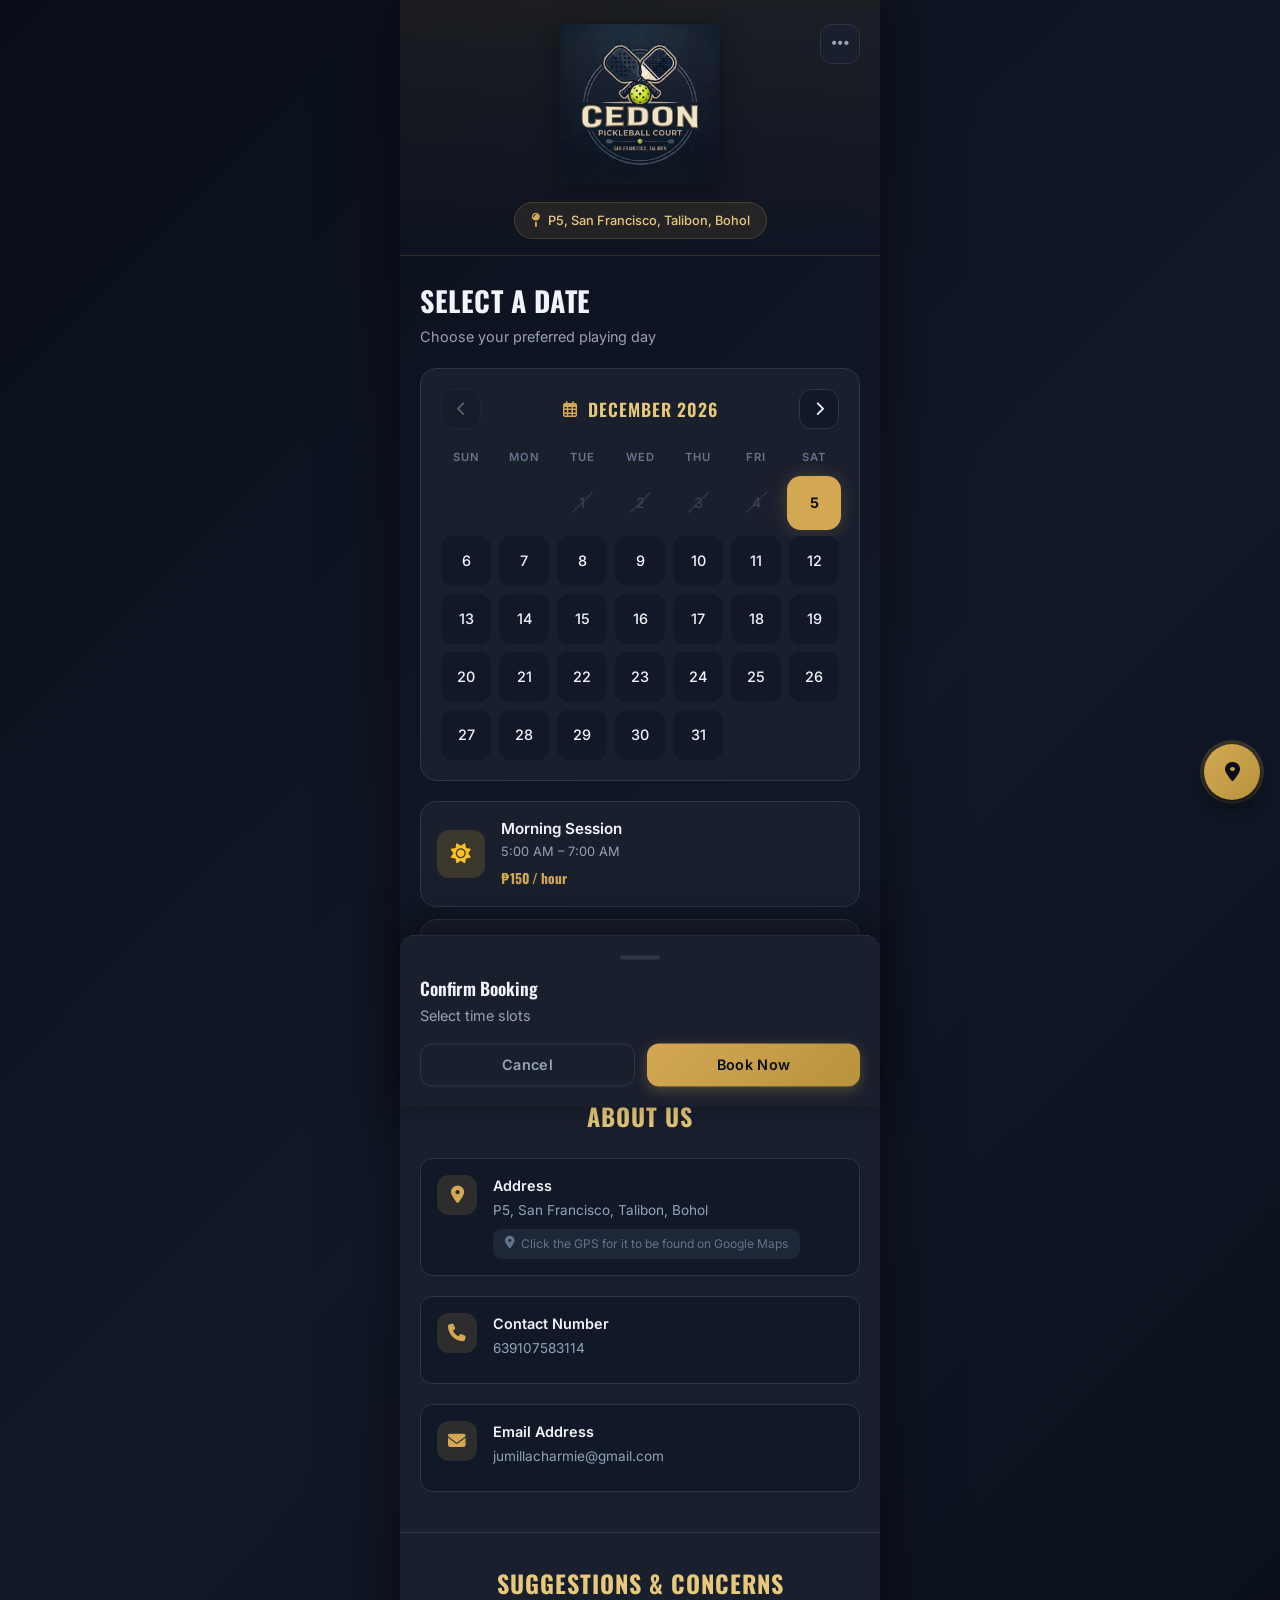
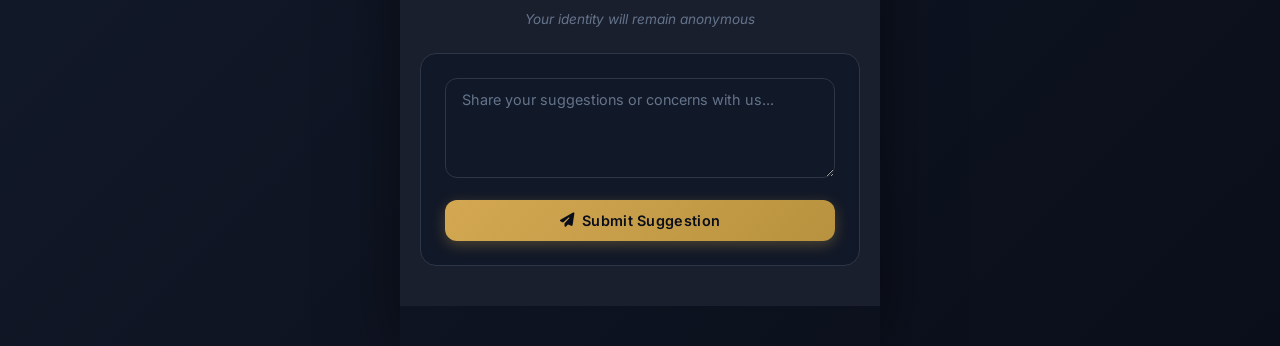
<file: index.html>
<!DOCTYPE html>
<html lang="en">
<head>
    <meta charset="UTF-8">
    <meta name="viewport" content="width=device-width, initial-scale=1.0, maximum-scale=1.0, user-scalable=no">
    <title>Cedon Pickleball Court - Book Now</title>
    <link rel="preconnect" href="https://fonts.googleapis.com">
    <link rel="preconnect" href="https://fonts.gstatic.com" crossorigin>
    <link href="https://fonts.googleapis.com/css2?family=Inter:wght@300;400;500;600;700;800&family=Oswald:wght@400;500;600;700&display=swap" rel="stylesheet">
    <link rel="stylesheet" href="https://cdnjs.cloudflare.com/ajax/libs/font-awesome/6.4.0/css/all.min.css">
    <link rel="stylesheet" href="style.css">
    <style>
        @keyframes gpsPulse {
            0% { box-shadow: 0 0 0 0 rgba(212, 168, 83, 0.7), 0 4px 14px rgba(212, 168, 83, 0.3); }
            70% { box-shadow: 0 0 0 15px rgba(212, 168, 83, 0), 0 4px 14px rgba(212, 168, 83, 0.3); }
            100% { box-shadow: 0 0 0 0 rgba(212, 168, 83, 0), 0 4px 14px rgba(212, 168, 83, 0.3); }
        }
        .gps-fab { animation: gpsPulse 5s infinite; }
        .gps-fab .gps-tooltip { display: none !important; }
    </style>
</head>
<body>
    <a href="https://www.google.com/maps/search/?api=1&query=10.160850,124.309307" 
       target="_blank" 
       class="gps-fab" 
       aria-label="Open location in Google Maps">
        <i class="fas fa-location-dot"></i>
    </a>

    <div class="app-container">
        <header class="app-header">
            <div class="header-content">
                <div class="logo-wrapper">
                    <img src="logo.png" alt="Cedon Pickleball Court" class="logo-img">
                </div>
                <div class="location-badge">
                    <i class="fas fa-map-pin"></i>
                    <span>P5, San Francisco, Talibon, Bohol</span>
                </div>
            </div>
            <button id="adminMenuBtn" class="admin-menu-btn">
                <i class="fas fa-ellipsis"></i>
            </button>
        </header>

        <!-- Admin Menu Panel -->
        <div id="adminMenuPanel" class="admin-menu-panel">
            <div class="admin-panel-content">
                <div class="admin-profile">
                    <div class="admin-avatar">
                        <i class="fas fa-user"></i>
                    </div>
                    <div class="admin-info">
                        <h3>Admin Panel</h3>
                        <p>Manage bookings and settings</p>
                    </div>
                </div>
                <div class="admin-menu-items">
                    <button id="adminLoginBtn" class="admin-menu-item">
                        <i class="fas fa-lock"></i>
                        <span>Admin Login</span>
                    </button>
                </div>
            </div>
        </div>

        <!-- Admin Login Modal -->
        <div id="adminLoginModal" class="modal">
            <div class="modal-overlay"></div>
            <div class="modal-content">
                <div class="modal-header">
                    <h2>Admin Login</h2>
                    <button class="modal-close"><i class="fas fa-times"></i></button>
                </div>
                <div class="modal-body">
                    <div class="form-group">
                        <label>Username</label>
                        <input type="text" id="adminUsername" placeholder="Enter username">
                    </div>
                    <div class="form-group">
                        <label>Password</label>
                        <input type="password" id="adminPassword" placeholder="Enter password">
                    </div>
                </div>
                <div class="modal-footer">
                    <button id="cancelAdminLogin" class="btn btn-outline btn-lg">Cancel</button>
                    <button id="confirmAdminLogin" class="btn btn-primary btn-lg">Login</button>
                </div>
            </div>
        </div>

        <!-- Admin Dashboard Modal -->
        <div id="adminDashboardModal" class="modal">
            <div class="modal-overlay"></div>
            <div class="modal-content admin-dashboard">
                <div class="modal-header">
                    <h2>Admin Dashboard</h2>
                    <button class="modal-close"><i class="fas fa-times"></i></button>
                </div>
                <div class="modal-body">
                    <div class="admin-nav">
                        <button class="admin-nav-btn active" data-tab="bookings">
                            <i class="fas fa-calendar"></i> Bookings
                        </button>
                        <button class="admin-nav-btn" data-tab="suggestions">
                            <i class="fas fa-comments"></i> Suggestions
                        </button>
                        <button class="admin-nav-btn" data-tab="settings">
                            <i class="fas fa-cog"></i> Settings
                        </button>
                    </div>

                    <!-- Bookings Tab -->
                    <div id="bookingsTab" class="admin-tab active">
                        <h3>Booked Slots</h3>
                        <div id="bookingsList" class="bookings-list"></div>
                    </div>

                    <!-- Suggestions Tab -->
                    <div id="suggestionsTab" class="admin-tab">
                        <h3>User Suggestions</h3>
                        <div id="suggestionsList" class="suggestions-list"></div>
                    </div>

                    <!-- Settings Tab -->
                    <div id="settingsTab" class="admin-tab">
                        <h3>About Us Information</h3>
                        <div class="form-group">
                            <label>Address</label>
                            <input type="text" id="settingsAddress" placeholder="Enter address">
                        </div>
                        <div class="form-group">
                            <label>Phone Numbers (comma separated)</label>
                            <input type="text" id="settingsPhone" placeholder="Enter phone numbers">
                        </div>
                        <div class="form-group">
                            <label>Email Addresses (comma separated)</label>
                            <input type="text" id="settingsEmail" placeholder="Enter email addresses">
                        </div>
                        <button id="saveSettings" class="btn btn-primary">Save Changes</button>
                    </div>
                </div>
                <div class="modal-footer">
                    <button id="adminLogout" class="btn btn-outline btn-lg">
                        <i class="fas fa-sign-out-alt"></i> Logout
                    </button>
                </div>
            </div>
        </div>

        <section id="calendarView" class="view active">
            <div class="view-header">
                <h1 class="view-title">Select a Date</h1>
                <p class="view-subtitle">Choose your preferred playing day</p>
            </div>

            <div class="calendar-card">
                <div class="calendar-nav">
                    <button id="prevMonth" class="nav-btn" disabled>
                        <i class="fas fa-chevron-left"></i>
                    </button>
                    <div class="month-display">
                        <i class="far fa-calendar-alt"></i>
                        <span id="monthYear">Loading...</span>
                    </div>
                    <button id="nextMonth" class="nav-btn">
                        <i class="fas fa-chevron-right"></i>
                    </button>
                </div>

                <div class="calendar-grid">
                    <div class="day-labels">
                        <span>Sun</span><span>Mon</span><span>Tue</span><span>Wed</span><span>Thu</span><span>Fri</span><span>Sat</span>
                    </div>
                    <div id="daysGrid" class="days-grid"></div>
                </div>
            </div>

            <div class="info-section">
                <div class="info-card">
                    <div class="info-icon morning"><i class="fas fa-sun"></i></div>
                    <div class="info-text">
                        <h3>Morning Session</h3>
                        <p>5:00 AM – 7:00 AM</p>
                        <span class="rate">₱150 / hour</span>
                    </div>
                </div>
                <div class="info-card">
                    <div class="info-icon evening"><i class="fas fa-moon"></i></div>
                    <div class="info-text">
                        <h3>Evening Session</h3>
                        <p>4:00 PM – 12:00 AM</p>
                        <span class="rate">₱200 / hour</span>
                    </div>
                </div>
            </div>
        </section>

        <section id="scheduleView" class="view">
            <div class="view-header schedule-header">
                <button id="backToCalendar" class="back-btn">
                    <i class="fas fa-arrow-left"></i>
                    <span>Back</span>
                </button>
                <div class="schedule-title-group">
                    <h1 class="view-title">Court Schedule</h1>
                    <p id="selectedDateDisplay" class="view-subtitle">Select a date</p>
                </div>
            </div>

            <div class="legend-bar">
                <div class="legend-item"><span class="dot open"></span><span>Open</span></div>
                <div class="legend-item"><span class="dot selected"></span><span>Selected</span></div>
                <div class="legend-item"><span class="dot booked"></span><span>Booked</span></div>
            </div>

            <div class="schedule-card">
                <div class="court-header">
                    <span class="court-label">Court 1</span>
                    <span class="court-status available">Available</span>
                </div>
                <div id="timeSlots" class="time-slots"></div>
            </div>
        </section>

        <div id="bookingPrompt" class="bottom-sheet">
            <div class="sheet-content">
                <div class="sheet-handle"></div>
                <div class="sheet-body">
                    <div class="sheet-info" id="sheetInfo">
                        <h3>Confirm Booking</h3>
                        <p id="promptSlotInfo">Select time slots</p>
                    </div>
                    <div class="sheet-actions">
                        <button id="cancelSelection" class="btn btn-outline">Cancel</button>
                        <button id="confirmBooking" class="btn btn-primary">Book Now</button>
                    </div>
                </div>
            </div>
        </div>

        <div id="recipientInfoModal" class="modal">
            <div class="modal-overlay"></div>
            <div class="modal-content">
                <div class="modal-header">
                    <h2>Recipient Information</h2>
                    <button class="modal-close"><i class="fas fa-times"></i></button>
                </div>
                <div class="modal-body">
                    <p style="color: var(--text-secondary); margin-bottom: 20px;">Please provide your contact information for the booking.</p>
                    <div class="form-group">
                        <label>Full Name</label>
                        <input type="text" id="recipientName" placeholder="Enter your full name" required>
                    </div>
                    <div class="form-group">
                        <label>Phone Number</label>
                        <input type="tel" id="recipientPhone" placeholder="Enter your phone number" required>
                    </div>
                    <div class="form-group">
                        <label>Email Address</label>
                        <input type="email" id="recipientEmail" placeholder="Enter your email address" required>
                    </div>
                </div>
                <div class="modal-footer">
                    <button id="cancelRecipientInfo" class="btn btn-outline btn-lg">Cancel</button>
                    <button id="confirmRecipientInfo" class="btn btn-primary btn-lg">Continue</button>
                </div>
            </div>
        </div>

        <div id="receiptModal" class="modal">
            <div class="modal-overlay"></div>
            <div class="modal-content">
                <div class="modal-header">
                    <h2>Booking Receipt</h2>
                    <button class="modal-close"><i class="fas fa-times"></i></button>
                </div>
                <div class="modal-body">
                    <div class="receipt-logo"><img src="logo.png" alt="Cedon"></div>
                    <div class="receipt-details">
                        <div class="receipt-row"><span>Date</span><span id="receiptDate">-</span></div>
                        <div class="receipt-row"><span>Time Slots</span><span id="receiptTime">-</span></div>
                        <div class="receipt-row"><span>Court</span><span>Court 1</span></div>
                        <div class="receipt-row"><span>Rate</span><span id="receiptRate">-</span></div>
                        <div class="receipt-divider"></div>
                        <div class="receipt-row total"><span>Total Amount</span><span id="receiptTotal">-</span></div>
                    </div>
                </div>
                <div class="modal-footer">
                    <button id="cancelReceipt" class="btn btn-outline btn-lg">Cancel</button>
                    <button id="continuePayment" class="btn btn-primary btn-lg"><i class="fas fa-wallet"></i>Continue to Payment</button>
                </div>
            </div>
        </div>

        <div id="successModal" class="modal">
            <div class="modal-overlay"></div>
            <div class="modal-content success-content">
                <div class="success-animation"><div class="checkmark-circle"><i class="fas fa-check"></i></div></div>
                <h2>Payment Complete!</h2>
                <p>Your court has been successfully booked.</p>
                <div class="success-details"><p id="successDate">-</p><p id="successTime">-</p></div>
                <button id="backToCalendarSuccess" class="btn btn-primary btn-lg">Back to Calendar</button>
            </div>
        </div>

        <div id="toast" class="toast"><i class="fas fa-info-circle"></i><span id="toastMessage">Notification</span></div>

        <!-- About Us Section -->
        <section id="aboutSection" class="about-section">
            <div class="about-content">
                <h2 class="about-title">About Us</h2>
                <div class="about-info">
                    <div class="contact-item">
                        <i class="fas fa-map-marker-alt"></i>
                        <div class="contact-details">
                            <h3>Address</h3>
                            <p id="aboutAddress">P5, San Francisco, Talibon, Bohol</p>
                            <a href="https://www.google.com/maps/search/?api=1&query=10.160850,124.309307" target="_blank" class="gps-link">
                                <i class="fas fa-location-dot"></i> Click the GPS for it to be found on Google Maps
                            </a>
                        </div>
                    </div>
                    <div class="contact-item">
                        <i class="fas fa-phone"></i>
                        <div class="contact-details">
                            <h3>Contact Number</h3>
                            <p id="aboutPhone">639107583114</p>
                        </div>
                    </div>
                    <div class="contact-item">
                        <i class="fas fa-envelope"></i>
                        <div class="contact-details">
                            <h3>Email Address</h3>
                            <p id="aboutEmail">jumillacharmie@gmail.com</p>
                        </div>
                    </div>
                </div>
            </div>
        </section>

        <!-- Suggestion Box Section -->
        <section id="suggestionSection" class="suggestion-section">
            <div class="suggestion-content">
                <h2 class="suggestion-title">Suggestions & Concerns</h2>
                <p class="suggestion-subtitle">Your identity will remain anonymous</p>
                <div class="suggestion-form">
                    <div class="form-group">
                        <textarea id="suggestionText" placeholder="Share your suggestions or concerns with us..."></textarea>
                    </div>
                    <button id="submitSuggestion" class="btn btn-primary">
                        <i class="fas fa-paper-plane"></i> Submit Suggestion
                    </button>
                </div>
            </div>
        </section>
    </div>

    <script>
    (function(){
        var today = new Date();
        var currentMonth = new Date(today.getFullYear(), today.getMonth(), 1);
        var selectedDate = null;
        var selectedSlots = []; // MULTI-SELECT: array of slots
        var bookings = {};
        var bookingDetails = {}; // Store recipient info with booking details
        var recipientInfo = { name: '', phone: '', email: '' };
        var suggestions = []; // Store anonymous suggestions
        var isAdminLoggedIn = false;
        var aboutUsInfo = {
            address: 'P5, San Francisco, Talibon, Bohol',
            phones: ['639107583114'],
            emails: ['jumillacharmie@gmail.com']
        };

        try {
            var stored = localStorage.getItem('cedon_bookings_v1');
            if (stored) bookings = JSON.parse(stored);
        } catch(e) {}

        try {
            var detailsStored = localStorage.getItem('cedon_booking_details_v1');
            if (detailsStored) bookingDetails = JSON.parse(detailsStored);
        } catch(e) {}

        try {
            var suggestionsStored = localStorage.getItem('cedon_suggestions_v1');
            if (suggestionsStored) suggestions = JSON.parse(suggestionsStored);
        } catch(e) {}

        try {
            var aboutUsStored = localStorage.getItem('cedon_about_us_v1');
            if (aboutUsStored) aboutUsInfo = JSON.parse(aboutUsStored);
        } catch(e) {}

        function fmtMonthYear(d) {
            return d.toLocaleDateString('en-US', {year:'numeric', month:'long'});
        }
        function fmtDate(d) {
            return d.toLocaleDateString('en-US', {weekday:'long', year:'numeric', month:'long', day:'numeric'});
        }
        function fmtShortDate(d) {
            return d.toLocaleDateString('en-US', {month:'short', day:'numeric'});
        }
        function fmtTime(h) {
            var ampm = function(x){return x>=12?'PM':'AM';};
            var disp = function(x){return x%12===0?12:x%12;};
            return disp(h)+':00 '+ampm(h)+' – '+disp(h+1)+':00 '+ampm(h+1);
        }
        function dKey(d) {
            return d.getFullYear()+'-'+String(d.getMonth()+1).padStart(2,'0')+'-'+String(d.getDate()).padStart(2,'0');
        }
        function sameDay(a,b) {
            return a.getFullYear()===b.getFullYear() && a.getMonth()===b.getMonth() && a.getDate()===b.getDate();
        }
        function isPast(d) {
            var t = new Date(today.getFullYear(), today.getMonth(), today.getDate());
            var x = new Date(d.getFullYear(), d.getMonth(), d.getDate());
            return x < t;
        }
        function isToday(d) { return sameDay(d, today); }
        function slotPast(d, h) { return sameDay(d, today) && h < today.getHours(); }
        function slotBooked(d, h) { var k=dKey(d); return bookings[k] && bookings[k].includes(h); }
        function slotSelected(h) {
            for (var i=0; i<selectedSlots.length; i++) {
                if (selectedSlots[i].hour === h) return true;
            }
            return false;
        }
        function removeSlot(h) {
            selectedSlots = selectedSlots.filter(function(s){return s.hour !== h;});
        }
        function getTotal() {
            var total = 0;
            for (var i=0; i<selectedSlots.length; i++) total += selectedSlots[i].rate;
            return total;
        }
        function getSlotTimesText() {
            if (selectedSlots.length === 0) return 'None selected';
            if (selectedSlots.length === 1) return fmtTime(selectedSlots[0].hour);
            // Sort by hour
            var sorted = selectedSlots.slice().sort(function(a,b){return a.hour-b.hour;});
            var parts = [];
            for (var i=0; i<sorted.length; i++) parts.push(fmtTime(sorted[i].hour));
            return parts.join(', ');
        }

        function renderCalendar() {
            var year = currentMonth.getFullYear();
            var month = currentMonth.getMonth();
            document.getElementById('monthYear').textContent = fmtMonthYear(currentMonth);

            var todayStart = new Date(today.getFullYear(), today.getMonth(), 1);
            var currStart = new Date(year, month, 1);
            var maxMonth = new Date(today.getFullYear(), today.getMonth()+1, 1);
            document.getElementById('prevMonth').disabled = currStart.getTime() <= todayStart.getTime();
            document.getElementById('nextMonth').disabled = currStart.getTime() >= maxMonth.getTime();

            var grid = document.getElementById('daysGrid');
            grid.innerHTML = '';

            var firstDay = new Date(year, month, 1).getDay();
            var daysInMonth = new Date(year, month+1, 0).getDate();

            for (var i=0; i<firstDay; i++) {
                var cell = document.createElement('div');
                cell.className = 'day-cell empty';
                grid.appendChild(cell);
            }
            for (var day=1; day<=daysInMonth; day++) {
                var date = new Date(year, month, day);
                var cell = document.createElement('div');
                cell.className = 'day-cell';
                cell.textContent = day;
                if (isToday(date)) cell.classList.add('today');
                if (isPast(date)) {
                    cell.classList.add('past');
                } else {
                    cell.onclick = (function(d){return function(){selectDate(d);};})(date);
                }
                if (selectedDate && sameDay(date, selectedDate)) cell.classList.add('selected-day');
                grid.appendChild(cell);
            }
        }

        function selectDate(date) {
            if (isPast(date)) { showToast('Cannot book past dates'); return; }
            selectedDate = date;
            selectedSlots = [];
            hideBookingPrompt();
            renderCalendar();
            switchView('schedule');
            renderSchedule();
        }

        function switchView(name) {
            document.getElementById('calendarView').classList.remove('active');
            document.getElementById('scheduleView').classList.remove('active');
            document.getElementById(name+'View').classList.add('active');
            window.scrollTo(0,0);
        }

        function renderSchedule() {
            if (!selectedDate) return;
            document.getElementById('selectedDateDisplay').textContent = fmtDate(selectedDate);
            var container = document.getElementById('timeSlots');
            container.innerHTML = '';
            var slots = [];
            for (var h=5; h<7; h++) slots.push({hour:h, rate:150, label:'Morning Rate'});
            for (var h=16; h<24; h++) slots.push({hour:h, rate:200, label:'Evening Rate'});

            slots.forEach(function(slot) {
                var isPast = slotPast(selectedDate, slot.hour);
                var isBooked = slotBooked(selectedDate, slot.hour);
                var isSelected = slotSelected(slot.hour);

                var div = document.createElement('div');
                div.className = 'time-slot';
                if (isPast) div.classList.add('past-slot');
                if (isSelected) div.classList.add('has-selected');

                var statusClass='open', statusText='Open', clickable=true;
                if (isPast) { statusClass='past'; statusText=''; clickable=false; }
                else if (isBooked) { statusClass='booked'; statusText='Booked'; clickable=false; }
                else if (isSelected) { statusClass='selected'; statusText='Selected'; }

                div.innerHTML = '<div class="slot-info">' +
                    '<span class="slot-time">'+fmtTime(slot.hour)+'</span>' +
                    (!isPast?'<span class="slot-rate">₱'+slot.rate+' · '+slot.label+'</span>':'') +
                    '</div>' +
                    (statusText?'<span class="slot-status '+statusClass+'">'+statusText+'</span>':'<span></span>');

                if (clickable && statusText) {
                    div.querySelector('.slot-status').onclick = function(e) {
                        e.stopPropagation();
                        toggleSlot(slot);
                    };
                }
                container.appendChild(div);
            });
        }

        function toggleSlot(slot) {
            if (slotSelected(slot.hour)) {
                removeSlot(slot.hour);
                if (selectedSlots.length === 0) hideBookingPrompt();
            } else {
                selectedSlots.push(slot);
            }
            renderSchedule();
            if (selectedSlots.length > 0) updateBookingPrompt();
        }

        function updateBookingPrompt() {
            var count = selectedSlots.length;
            var total = getTotal();
            document.getElementById('promptSlotInfo').innerHTML =
                fmtShortDate(selectedDate) + ' · ' + count + ' hour' + (count>1?'s':'') +
                ' · ₱' + total;
            document.getElementById('bookingPrompt').classList.add('active');
        }

        function deselectAllSlots() {
            selectedSlots = [];
            hideBookingPrompt();
            renderSchedule();
        }

        function hideBookingPrompt() {
            document.getElementById('bookingPrompt').classList.remove('active');
        }

        function showReceipt() {
            if (selectedSlots.length === 0 || !selectedDate) return;
            document.getElementById('recipientInfoModal').classList.add('active');
            hideBookingPrompt();
        }

        function hideRecipientInfoModal() {
            document.getElementById('recipientInfoModal').classList.remove('active');
        }

        function showReceiptAfterInfo() {
            var name = document.getElementById('recipientName').value.trim();
            var phone = document.getElementById('recipientPhone').value.trim();
            var email = document.getElementById('recipientEmail').value.trim();

            if (!name || !phone || !email) {
                showToast('Please fill in all fields');
                return;
            }

            recipientInfo = { name: name, phone: phone, email: email };
            hideRecipientInfoModal();

            var total = getTotal();
            document.getElementById('receiptDate').textContent = fmtDate(selectedDate);
            document.getElementById('receiptTime').textContent = getSlotTimesText();
            document.getElementById('receiptRate').textContent = '₱'+selectedSlots[0].rate+' / hour';
            document.getElementById('receiptTotal').textContent = '₱'+total;
            document.getElementById('receiptModal').classList.add('active');
        }

        function hideReceipt() {
            document.getElementById('receiptModal').classList.remove('active');
        }

        // DIRECT TO MOCK PAYMENT - no payment options modal
        function processPayment() {
            var total = getTotal();
            var dk = dKey(selectedDate);
            var hours = selectedSlots.map(function(s){return s.hour;}).join(',');
            var base = window.location.href.split('?')[0];
            var redirect = encodeURIComponent(base+'?payment=success&date='+dk+'&hours='+hours+'&amount='+total+'&name='+encodeURIComponent(recipientInfo.name)+'&phone='+encodeURIComponent(recipientInfo.phone)+'&email='+encodeURIComponent(recipientInfo.email));
            window.location.href = 'gcash-payment.html?amount='+total+'&redirect='+redirect+'&ref=CEDON-'+Date.now();
        }

        function handlePaymentReturn() {
            var params = new URLSearchParams(window.location.search);
            if (params.get('payment')==='success') {
                var dk = params.get('date');
                var hoursStr = params.get('hours');
                var recipientName = params.get('name') || '';
                var recipientPhone = params.get('phone') || '';
                var recipientEmail = params.get('email') || '';
                if (dk && hoursStr) {
                    var hours = hoursStr.split(',').map(function(h){return parseInt(h);});
                    if (!bookings[dk]) bookings[dk]=[];
                    hours.forEach(function(h){
                        if (!bookings[dk].includes(h)) bookings[dk].push(h);
                    });

                    // Store recipient info with booking
                    if (!bookingDetails[dk]) bookingDetails[dk] = {};
                    hours.forEach(function(h){
                        bookingDetails[dk][h] = {
                            name: recipientName,
                            phone: recipientPhone,
                            email: recipientEmail
                        };
                    });

                    try { localStorage.setItem('cedon_bookings_v1', JSON.stringify(bookings)); } catch(e){}
                    try { localStorage.setItem('cedon_booking_details_v1', JSON.stringify(bookingDetails)); } catch(e){}
                    var date = new Date(dk+'T00:00:00');
                    document.getElementById('successDate').textContent = fmtDate(date);
                    var timeTexts = [];
                    hours.forEach(function(h){timeTexts.push(fmtTime(h));});
                    document.getElementById('successTime').textContent = timeTexts.join(', ');
                    document.getElementById('successModal').classList.add('active');
                    selectedSlots = [];
                    selectedDate = date;
                    window.history.replaceState({}, document.title, window.location.pathname);
                }
            }
        }

        function hideSuccessModal() {
            document.getElementById('successModal').classList.remove('active');
            switchView('calendar');
            renderCalendar();
        }

        function showToast(msg) {
            document.getElementById('toastMessage').textContent = msg;
            document.getElementById('toast').classList.add('active');
            setTimeout(function(){document.getElementById('toast').classList.remove('active');}, 3000);
        }

        function submitSuggestion() {
            var suggestionText = document.getElementById('suggestionText').value.trim();
            if (!suggestionText) {
                showToast('Please enter your suggestion or concern');
                return;
            }

            var suggestion = {
                id: Date.now(),
                text: suggestionText,
                date: new Date().toISOString(),
                timestamp: new Date().toLocaleString()
            };

            suggestions.push(suggestion);
            try {
                localStorage.setItem('cedon_suggestions_v1', JSON.stringify(suggestions));
            } catch(e) {}

            document.getElementById('suggestionText').value = '';
            showToast('Thank you for your feedback!');
        }

        // Admin Functions
        function toggleAdminMenu() {
            var panel = document.getElementById('adminMenuPanel');
            panel.classList.toggle('active');
        }

        function showAdminLogin() {
            document.getElementById('adminMenuPanel').classList.remove('active');
            document.getElementById('adminLoginModal').classList.add('active');
        }

        function hideAdminLogin() {
            document.getElementById('adminLoginModal').classList.remove('active');
            document.getElementById('adminUsername').value = '';
            document.getElementById('adminPassword').value = '';
        }

        function handleAdminLogin() {
            var username = document.getElementById('adminUsername').value.trim();
            var password = document.getElementById('adminPassword').value.trim();

            if (username === 'CHERACHE JUMILLA' && password === 'cheyenneeldestroroyoungest2026') {
                isAdminLoggedIn = true;
                hideAdminLogin();
                showAdminDashboard();
                showToast('Welcome, Admin!');
            } else {
                showToast('Invalid username or password');
            }
        }

        function showAdminDashboard() {
            document.getElementById('adminDashboardModal').classList.add('active');
            loadAdminBookings();
            loadAdminSuggestions();
            loadAdminSettings();
        }

        function hideAdminDashboard() {
            document.getElementById('adminDashboardModal').classList.remove('active');
        }

        function adminLogout() {
            isAdminLoggedIn = false;
            hideAdminDashboard();
            showToast('Logged out successfully');
        }

        function loadAdminBookings() {
            var container = document.getElementById('bookingsList');
            container.innerHTML = '';

            var hasBookings = false;
            for (var dateKey in bookings) {
                if (bookings.hasOwnProperty(dateKey) && Array.isArray(bookings[dateKey])) {
                    var hours = bookings[dateKey].filter(function(h) { return typeof h === 'number'; });
                    if (hours.length > 0) {
                        hasBookings = true;
                        var date = new Date(dateKey + 'T00:00:00');

                        hours.forEach(function(hour) {
                            var item = document.createElement('div');
                            item.className = 'booking-item';

                            var recipientInfo = bookingDetails[dateKey] && bookingDetails[dateKey][hour] ?
                                bookingDetails[dateKey][hour] : { name: 'N/A', phone: 'N/A', email: 'N/A' };

                            item.innerHTML =
                                '<div class="booking-item-header">' +
                                '<span class="booking-date">' + fmtDate(date) + '</span>' +
                                '<span class="booking-time">' + fmtTime(hour) + '</span>' +
                                '</div>' +
                                '<div class="booking-recipient">' +
                                '<p>Name: <span>' + recipientInfo.name + '</span></p>' +
                                '<p>Phone: <span>' + recipientInfo.phone + '</span></p>' +
                                '<p>Email: <span>' + recipientInfo.email + '</span></p>' +
                                '</div>' +
                                '<div class="booking-actions">' +
                                '<button class="btn-unbook" onclick="adminUnbookSlot(\'' + dateKey + '\', ' + hour + ')">Unbook</button>' +
                                '</div>';

                            container.appendChild(item);
                        });
                    }
                }
            }

            if (!hasBookings) {
                container.innerHTML = '<div class="empty-state"><i class="fas fa-calendar-times"></i><p>No bookings found</p></div>';
            }
        }

        function adminUnbookSlot(dateKey, hour) {
            if (!confirm('Are you sure you want to unbook this slot?')) return;

            if (bookings[dateKey]) {
                bookings[dateKey] = bookings[dateKey].filter(function(h) { return h !== hour; });
                if (bookings[dateKey].length === 0) {
                    delete bookings[dateKey];
                }
            }

            if (bookingDetails[dateKey]) {
                delete bookingDetails[dateKey][hour];
                if (Object.keys(bookingDetails[dateKey]).length === 0) {
                    delete bookingDetails[dateKey];
                }
            }

            try {
                localStorage.setItem('cedon_bookings_v1', JSON.stringify(bookings));
                localStorage.setItem('cedon_booking_details_v1', JSON.stringify(bookingDetails));
            } catch(e) {}

            loadAdminBookings();
            renderCalendar();
            renderSchedule();
            showToast('Slot unbooked successfully');
        }

        function adminBookSlot(dateKey, hour) {
            if (!bookings[dateKey]) bookings[dateKey] = [];
            if (!bookings[dateKey].includes(hour)) {
                bookings[dateKey].push(hour);
                try {
                    localStorage.setItem('cedon_bookings_v1', JSON.stringify(bookings));
                } catch(e) {}
                loadAdminBookings();
                renderCalendar();
                renderSchedule();
                showToast('Slot booked successfully');
            }
        }

        function loadAdminSuggestions() {
            var container = document.getElementById('suggestionsList');
            container.innerHTML = '';

            if (suggestions.length === 0) {
                container.innerHTML = '<div class="empty-state"><i class="fas fa-comments"></i><p>No suggestions yet</p></div>';
                return;
            }

            suggestions.forEach(function(suggestion) {
                var item = document.createElement('div');
                item.className = 'suggestion-item';
                item.innerHTML =
                    '<div class="suggestion-text">' + suggestion.text + '</div>' +
                    '<div class="suggestion-date">' + suggestion.timestamp + '</div>' +
                    '<div class="suggestion-actions">' +
                    '<button class="btn-delete" onclick="deleteSuggestion(' + suggestion.id + ')">Delete</button>' +
                    '</div>';
                container.appendChild(item);
            });
        }

        function deleteSuggestion(id) {
            if (!confirm('Are you sure you want to delete this suggestion?')) return;

            suggestions = suggestions.filter(function(s) { return s.id !== id; });
            try {
                localStorage.setItem('cedon_suggestions_v1', JSON.stringify(suggestions));
            } catch(e) {}

            loadAdminSuggestions();
            showToast('Suggestion deleted');
        }

        function loadAdminSettings() {
            document.getElementById('settingsAddress').value = aboutUsInfo.address;
            document.getElementById('settingsPhone').value = aboutUsInfo.phones.join(', ');
            document.getElementById('settingsEmail').value = aboutUsInfo.emails.join(', ');
        }

        function saveAdminSettings() {
            var address = document.getElementById('settingsAddress').value.trim();
            var phonesStr = document.getElementById('settingsPhone').value.trim();
            var emailsStr = document.getElementById('settingsEmail').value.trim();

            if (!address) {
                showToast('Address is required');
                return;
            }

            aboutUsInfo.address = address;
            aboutUsInfo.phones = phonesStr ? phonesStr.split(',').map(function(p) { return p.trim(); }).filter(function(p) { return p; }) : ['639107583114'];
            aboutUsInfo.emails = emailsStr ? emailsStr.split(',').map(function(e) { return e.trim(); }).filter(function(e) { return e; }) : ['jumillacharmie@gmail.com'];

            try {
                localStorage.setItem('cedon_about_us_v1', JSON.stringify(aboutUsInfo));
            } catch(e) {}

            updateAboutUsDisplay();
            showToast('Settings saved successfully');
        }

        function updateAboutUsDisplay() {
            document.getElementById('aboutAddress').textContent = aboutUsInfo.address;
            document.getElementById('aboutPhone').textContent = aboutUsInfo.phones[0];
            document.getElementById('aboutEmail').textContent = aboutUsInfo.emails[0];
        }

        function switchAdminTab(tabName) {
            document.querySelectorAll('.admin-nav-btn').forEach(function(btn) {
                btn.classList.remove('active');
            });
            document.querySelectorAll('.admin-tab').forEach(function(tab) {
                tab.classList.remove('active');
            });

            document.querySelector('.admin-nav-btn[data-tab="' + tabName + '"]').classList.add('active');
            document.getElementById(tabName + 'Tab').classList.add('active');
        }

        // Event listeners
        document.getElementById('prevMonth').onclick = function() {
            currentMonth.setMonth(currentMonth.getMonth()-1);
            renderCalendar();
        };
        document.getElementById('nextMonth').onclick = function() {
            currentMonth.setMonth(currentMonth.getMonth()+1);
            renderCalendar();
        };
        document.getElementById('backToCalendar').onclick = function() {
            selectedSlots = [];
            hideBookingPrompt();
            switchView('calendar');
            renderCalendar();
        };
        document.getElementById('cancelSelection').onclick = deselectAllSlots;
        document.getElementById('confirmBooking').onclick = showReceipt;
        document.getElementById('cancelRecipientInfo').onclick = function() {
            hideRecipientInfoModal();
            showBookingPrompt();
        };
        document.getElementById('confirmRecipientInfo').onclick = showReceiptAfterInfo;
        document.getElementById('cancelReceipt').onclick = function() {
            hideReceipt();
            selectedSlots = [];
            renderSchedule();
        };
        // DIRECT TO PAYMENT - skip options modal
        document.getElementById('continuePayment').onclick = processPayment;
        document.querySelectorAll('.modal-close').forEach(function(btn) {
            btn.onclick = function() {
                hideReceipt();
                hideRecipientInfoModal();
                hideAdminLogin();
                hideAdminDashboard();
            };
        });
        document.querySelectorAll('.modal-overlay').forEach(function(o){
            o.onclick = function(e){
                if(e.target===o){
                    hideReceipt();
                    hideRecipientInfoModal();
                    hideSuccessModal();
                    hideAdminLogin();
                    hideAdminDashboard();
                }
            };
        });
        document.getElementById('backToCalendarSuccess').onclick = hideSuccessModal;
        document.getElementById('submitSuggestion').onclick = submitSuggestion;

        // Admin event listeners
        document.getElementById('adminMenuBtn').onclick = toggleAdminMenu;
        document.getElementById('adminLoginBtn').onclick = showAdminLogin;
        document.getElementById('cancelAdminLogin').onclick = hideAdminLogin;
        document.getElementById('confirmAdminLogin').onclick = handleAdminLogin;
        document.getElementById('adminLogout').onclick = adminLogout;
        document.getElementById('saveSettings').onclick = saveAdminSettings;

        document.querySelectorAll('.admin-nav-btn').forEach(function(btn) {
            btn.onclick = function() {
                switchAdminTab(this.dataset.tab);
            };
        });

        // Close admin menu when clicking outside
        document.addEventListener('click', function(e) {
            var menuBtn = document.getElementById('adminMenuBtn');
            var menuPanel = document.getElementById('adminMenuPanel');
            if (!menuBtn.contains(e.target) && !menuPanel.contains(e.target)) {
                menuPanel.classList.remove('active');
            }
        });
        document.addEventListener('keydown', function(e) {
            if (e.key==='Escape') {
                hideReceipt();
                hideRecipientInfoModal();
                hideSuccessModal();
                hideAdminLogin();
                hideAdminDashboard();
            }
        });

        // Init
        try {
            handlePaymentReturn();
            renderCalendar();
            updateAboutUsDisplay();

            // Make admin functions globally accessible
            window.adminUnbookSlot = adminUnbookSlot;
            window.deleteSuggestion = deleteSuggestion;

            console.log('Cedon Pickleball Court - Ready (Multi-select)');
        } catch(e) {
            console.error('Initialization error:', e);
            alert('There was an error initializing the application. Please check the console for details.');
        }
    })();
    </script>
</body>
</html>
</file>
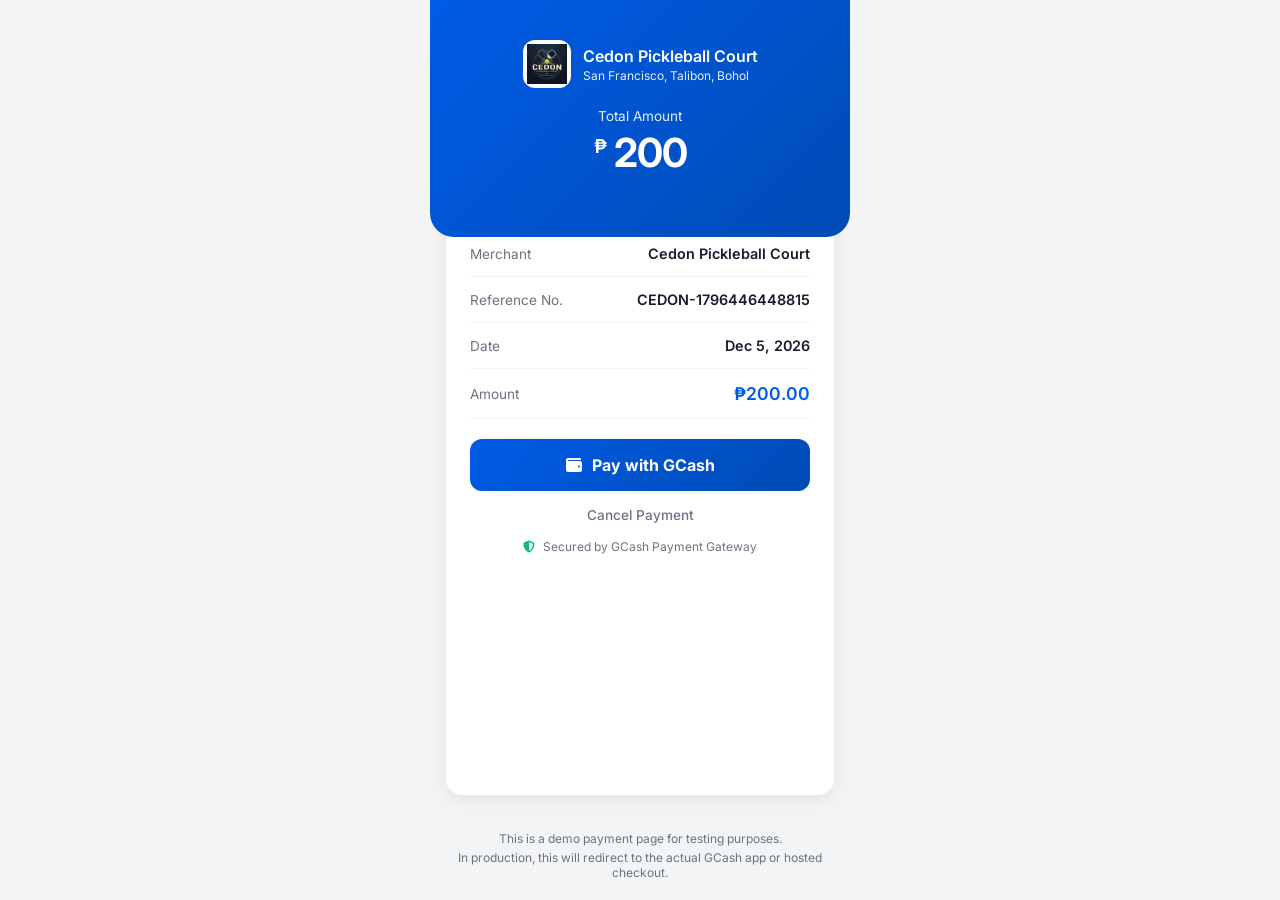
<file: gcash-payment.html>
<!DOCTYPE html>
<html lang="en">
<head>
    <meta charset="UTF-8">
    <meta name="viewport" content="width=device-width, initial-scale=1.0, maximum-scale=1.0, user-scalable=no">
    <title>GCash Payment - Cedon Pickleball Court</title>
    <link rel="preconnect" href="https://fonts.googleapis.com">
    <link href="https://fonts.googleapis.com/css2?family=Inter:wght@400;500;600;700&display=swap" rel="stylesheet">
    <link rel="stylesheet" href="https://cdnjs.cloudflare.com/ajax/libs/font-awesome/6.4.0/css/all.min.css">
    <style>
        :root {
            --gcash-blue: #005ce6;
            --gcash-dark: #004bb5;
            --gcash-light: #e8f1ff;
            --text-dark: #1a1a2e;
            --text-muted: #6b7280;
            --bg-gray: #f3f4f6;
            --success: #10b981;
        }

        * {
            margin: 0;
            padding: 0;
            box-sizing: border-box;
        }

        body {
            font-family: 'Inter', -apple-system, BlinkMacSystemFont, sans-serif;
            background: var(--bg-gray);
            min-height: 100vh;
            display: flex;
            flex-direction: column;
        }

        .payment-container {
            max-width: 420px;
            margin: 0 auto;
            width: 100%;
            flex: 1;
            display: flex;
            flex-direction: column;
        }

        .payment-header {
            background: linear-gradient(135deg, var(--gcash-blue), var(--gcash-dark));
            color: white;
            padding: 40px 24px 60px;
            text-align: center;
            position: relative;
            border-radius: 0 0 24px 24px;
        }

        .merchant-info {
            display: flex;
            align-items: center;
            justify-content: center;
            gap: 12px;
            margin-bottom: 20px;
        }

        .merchant-logo {
            width: 48px;
            height: 48px;
            background: white;
            border-radius: 12px;
            display: flex;
            align-items: center;
            justify-content: center;
            overflow: hidden;
        }

        .merchant-logo img {
            width: 40px;
            height: 40px;
            object-fit: contain;
        }

        .merchant-name {
            text-align: left;
        }

        .merchant-name h2 {
            font-size: 1rem;
            font-weight: 600;
            margin-bottom: 2px;
        }

        .merchant-name p {
            font-size: 0.75rem;
            opacity: 0.9;
        }

        .amount-display {
            margin-top: 8px;
        }

        .amount-label {
            font-size: 0.85rem;
            opacity: 0.9;
            margin-bottom: 4px;
        }

        .amount-value {
            font-size: 2.5rem;
            font-weight: 700;
            letter-spacing: -1px;
        }

        .amount-currency {
            font-size: 1.2rem;
            font-weight: 600;
            vertical-align: super;
        }

        .payment-card {
            background: white;
            margin: -30px 16px 16px;
            border-radius: 16px;
            padding: 24px;
            box-shadow: 0 4px 20px rgba(0, 0, 0, 0.08);
            flex: 1;
        }

        .detail-row {
            display: flex;
            justify-content: space-between;
            align-items: center;
            padding: 14px 0;
            border-bottom: 1px solid #f3f4f6;
        }

        .detail-row:last-child {
            border-bottom: none;
        }

        .detail-label {
            color: var(--text-muted);
            font-size: 0.85rem;
        }

        .detail-value {
            color: var(--text-dark);
            font-weight: 600;
            font-size: 0.9rem;
            text-align: right;
        }

        .detail-value.amount {
            color: var(--gcash-blue);
            font-size: 1.1rem;
        }

        .pay-button {
            background: linear-gradient(135deg, var(--gcash-blue), var(--gcash-dark));
            color: white;
            border: none;
            width: 100%;
            padding: 16px;
            border-radius: 12px;
            font-size: 1rem;
            font-weight: 700;
            cursor: pointer;
            margin-top: 20px;
            transition: all 0.2s ease;
            display: flex;
            align-items: center;
            justify-content: center;
            gap: 10px;
            font-family: inherit;
        }

        .pay-button:hover {
            transform: translateY(-2px);
            box-shadow: 0 8px 25px rgba(0, 92, 230, 0.3);
        }

        .pay-button:active {
            transform: translateY(0);
        }

        .pay-button:disabled {
            opacity: 0.7;
            cursor: not-allowed;
            transform: none;
        }

        .processing-overlay {
            position: fixed;
            inset: 0;
            background: rgba(255, 255, 255, 0.95);
            display: none;
            flex-direction: column;
            align-items: center;
            justify-content: center;
            z-index: 100;
        }

        .processing-overlay.active {
            display: flex;
        }

        .spinner {
            width: 60px;
            height: 60px;
            border: 4px solid var(--gcash-light);
            border-top-color: var(--gcash-blue);
            border-radius: 50%;
            animation: spin 0.8s linear infinite;
            margin-bottom: 20px;
        }

        @keyframes spin {
            to { transform: rotate(360deg); }
        }

        .processing-text {
            color: var(--text-dark);
            font-weight: 600;
            font-size: 1.1rem;
        }

        .processing-subtext {
            color: var(--text-muted);
            font-size: 0.85rem;
            margin-top: 8px;
        }

        .security-badge {
            display: flex;
            align-items: center;
            justify-content: center;
            gap: 8px;
            margin-top: 16px;
            color: var(--text-muted);
            font-size: 0.75rem;
        }

        .security-badge i {
            color: var(--success);
        }

        .payment-footer {
            text-align: center;
            padding: 20px;
            color: var(--text-muted);
            font-size: 0.75rem;
        }

        .cancel-link {
            display: block;
            text-align: center;
            margin-top: 16px;
            color: var(--text-muted);
            text-decoration: none;
            font-size: 0.85rem;
            font-weight: 500;
        }

        .cancel-link:hover {
            color: var(--gcash-blue);
        }
    </style>
</head>
<body>
    <div class="payment-container">
        <div class="payment-header">
            <div class="merchant-info">
                <div class="merchant-logo">
                    <img src="logo.png" alt="Cedon">
                </div>
                <div class="merchant-name">
                    <h2>Cedon Pickleball Court</h2>
                    <p>San Francisco, Talibon, Bohol</p>
                </div>
            </div>
            <div class="amount-display">
                <div class="amount-label">Total Amount</div>
                <div class="amount-value">
                    <span class="amount-currency">₱</span>
                    <span id="amountValue">200</span>
                </div>
            </div>
        </div>

        <div class="payment-card">
            <div class="detail-row">
                <span class="detail-label">Merchant</span>
                <span class="detail-value">Cedon Pickleball Court</span>
            </div>
            <div class="detail-row">
                <span class="detail-label">Reference No.</span>
                <span class="detail-value" id="refNumber">CEDON-001</span>
            </div>
            <div class="detail-row">
                <span class="detail-label">Date</span>
                <span class="detail-value" id="paymentDate">-</span>
            </div>
            <div class="detail-row">
                <span class="detail-label">Amount</span>
                <span class="detail-value amount" id="detailAmount">₱200.00</span>
            </div>

            <button id="payButton" class="pay-button">
                <i class="fas fa-wallet"></i>
                Pay with GCash
            </button>

            <a href="#" id="cancelLink" class="cancel-link">Cancel Payment</a>

            <div class="security-badge">
                <i class="fas fa-shield-alt"></i>
                <span>Secured by GCash Payment Gateway</span>
            </div>
        </div>

        <div class="payment-footer">
            <p>This is a demo payment page for testing purposes.</p>
            <p style="margin-top:4px;">In production, this will redirect to the actual GCash app or hosted checkout.</p>
        </div>
    </div>

    <div id="processingOverlay" class="processing-overlay">
        <div class="spinner"></div>
        <div class="processing-text">Processing Payment</div>
        <div class="processing-subtext">Please do not close this window...</div>
    </div>

    <script>
        (function() {
            const params = new URLSearchParams(window.location.search);
            const amount = params.get('amount') || '200';
            const redirectUrl = params.get('redirect') || '';
            const ref = params.get('ref') || 'CEDON-' + Date.now();

            document.getElementById('amountValue').textContent = amount;
            document.getElementById('detailAmount').textContent = '₱' + parseInt(amount).toFixed(2);
            document.getElementById('refNumber').textContent = ref;
            document.getElementById('paymentDate').textContent = new Date().toLocaleDateString('en-US', {
                year: 'numeric', month: 'short', day: 'numeric'
            });

            document.getElementById('payButton').addEventListener('click', function() {
                const overlay = document.getElementById('processingOverlay');
                overlay.classList.add('active');

                setTimeout(function() {
                    if (redirectUrl) {
                        window.location.href = decodeURIComponent(redirectUrl);
                    } else {
                        alert('Payment simulated successfully!');
                        window.history.back();
                    }
                }, 2500);
            });

            document.getElementById('cancelLink').addEventListener('click', function(e) {
                e.preventDefault();
                if (confirm('Cancel this payment?')) {
                    window.history.back();
                }
            });
        })();
    </script>
</body>
</html>
</file>
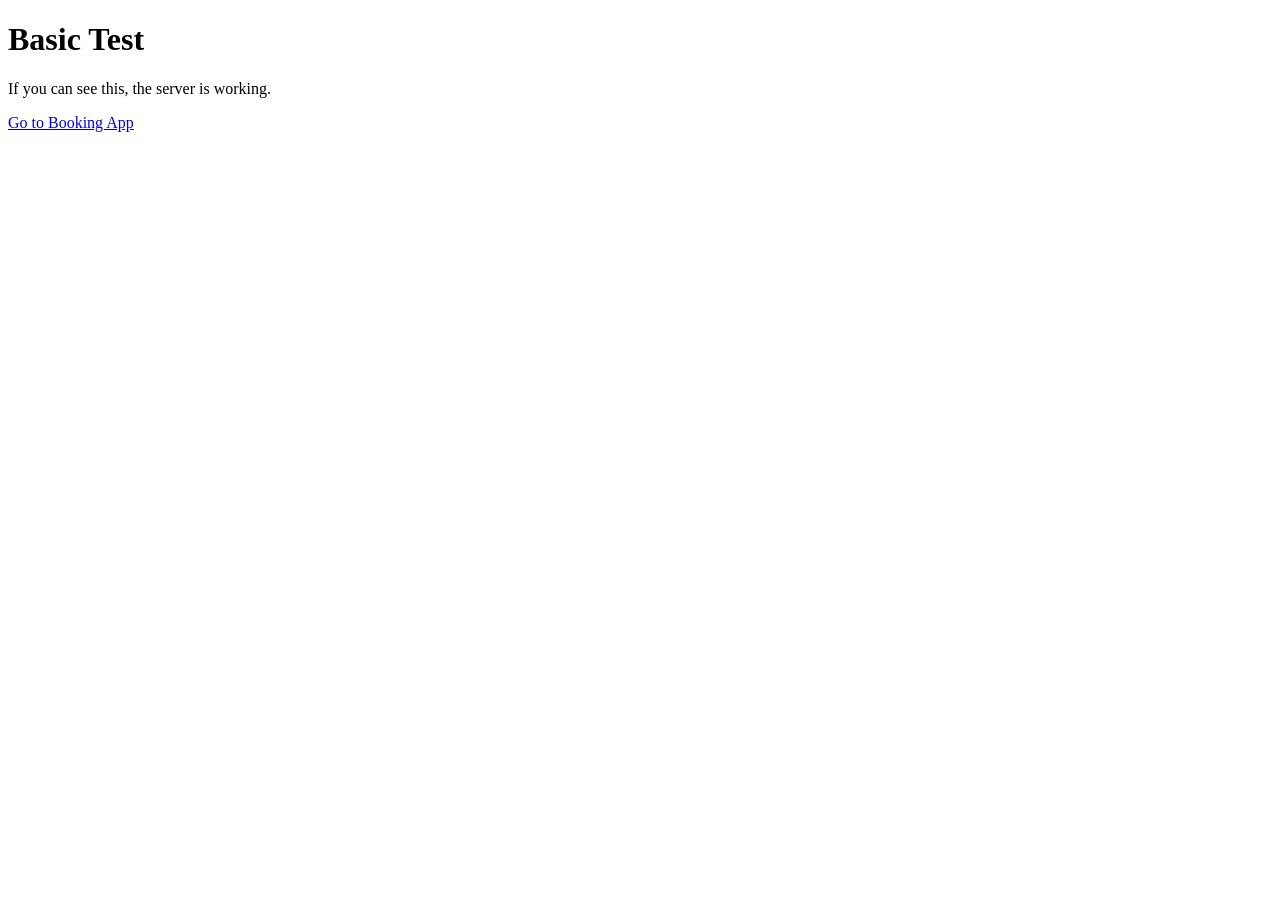
<file: test.html>
<!DOCTYPE html>
<html>
<head>
    <title>Test Page</title>
</head>
<body>
    <h1>Basic Test</h1>
    <p>If you can see this, the server is working.</p>
    <a href="index.html">Go to Booking App</a>
</body>
</html>
</file>
<file: style.css>
/* ========================================
   CEDON PICKLEBALL COURT - BOOKING SYSTEM
   Stylesheet
   ======================================== */

/* CSS Variables */
:root {
    --bg-primary: #0a0e1a;
    --bg-secondary: #111827;
    --bg-card: #1a1f2e;
    --bg-card-hover: #222838;
    --border-color: #2d3748;

    --accent-gold: #d4a853;
    --accent-gold-light: #e8c87a;
    --accent-gold-dark: #b8923e;

    --text-primary: #f1f5f9;
    --text-secondary: #94a3b8;
    --text-muted: #64748b;

    --color-open: #22c55e;
    --color-open-bg: rgba(34, 197, 94, 0.1);
    --color-selected: #d4a853;
    --color-selected-bg: rgba(212, 168, 83, 0.15);
    --color-booked: #ef4444;
    --color-booked-bg: rgba(239, 68, 68, 0.1);
    --color-past: #374151;

    --shadow-sm: 0 1px 2px 0 rgba(0, 0, 0, 0.3);
    --shadow-md: 0 4px 6px -1px rgba(0, 0, 0, 0.4), 0 2px 4px -1px rgba(0, 0, 0, 0.2);
    --shadow-lg: 0 10px 15px -3px rgba(0, 0, 0, 0.5), 0 4px 6px -2px rgba(0, 0, 0, 0.3);
    --shadow-gold: 0 0 20px rgba(212, 168, 83, 0.3);

    --radius-sm: 8px;
    --radius-md: 12px;
    --radius-lg: 16px;
    --radius-xl: 24px;

    --transition-fast: 0.15s ease;
    --transition-base: 0.3s ease;
    --transition-slow: 0.5s cubic-bezier(0.4, 0, 0.2, 1);
}

/* Reset & Base */
*, *::before, *::after {
    margin: 0;
    padding: 0;
    box-sizing: border-box;
}

html {
    font-size: 16px;
    -webkit-tap-highlight-color: transparent;
}

body {
    font-family: 'Inter', -apple-system, BlinkMacSystemFont, sans-serif;
    background: var(--bg-primary);
    color: var(--text-primary);
    min-height: 100vh;
    overflow-x: hidden;
    line-height: 1.5;
}

/* Scrollbar */
::-webkit-scrollbar {
    width: 6px;
}
::-webkit-scrollbar-track {
    background: var(--bg-secondary);
}
::-webkit-scrollbar-thumb {
    background: var(--border-color);
    border-radius: 3px;
}
::-webkit-scrollbar-thumb:hover {
    background: var(--text-muted);
}

/* ========================================
   GPS FLOATING BUTTON
   ======================================== */
.gps-fab {
    position: fixed;
    right: 20px;
    bottom: 100px;
    width: 56px;
    height: 56px;
    background: linear-gradient(135deg, var(--accent-gold), var(--accent-gold-dark));
    border-radius: 50%;
    display: flex;
    align-items: center;
    justify-content: center;
    color: #0a0e1a;
    font-size: 1.25rem;
    box-shadow: var(--shadow-lg), 0 0 0 4px rgba(212, 168, 83, 0.2);
    z-index: 100;
    transition: all var(--transition-base);
    text-decoration: none;
}

.gps-fab:hover {
    transform: scale(1.1) rotate(5deg);
    box-shadow: var(--shadow-lg), var(--shadow-gold);
}

.gps-fab:active {
    transform: scale(0.95);
}

.gps-tooltip {
    position: absolute;
    right: 70px;
    background: var(--bg-card);
    color: var(--text-primary);
    padding: 8px 14px;
    border-radius: var(--radius-sm);
    font-size: 0.8rem;
    font-weight: 500;
    white-space: nowrap;
    opacity: 0;
    visibility: hidden;
    transform: translateX(10px);
    transition: all var(--transition-base);
    border: 1px solid var(--border-color);
    pointer-events: none;
}

.gps-fab:hover .gps-tooltip {
    opacity: 1;
    visibility: visible;
    transform: translateX(0);
}

/* ========================================
   APP CONTAINER
   ======================================== */
.app-container {
    max-width: 480px;
    margin: 0 auto;
    min-height: 100vh;
    position: relative;
    padding-bottom: 40px;
}

/* ========================================
   HEADER
   ======================================== */
.app-header {
    background: linear-gradient(180deg, rgba(212, 168, 83, 0.08) 0%, transparent 100%);
    padding: 24px 20px 16px;
    text-align: center;
    border-bottom: 1px solid rgba(212, 168, 83, 0.1);
    position: relative;
}

.header-content {
    display: flex;
    flex-direction: column;
    align-items: center;
    gap: 12px;
}

.logo-wrapper {
    position: relative;
}

.logo-img {
    width: 160px;
    height: auto;
    filter: drop-shadow(0 4px 12px rgba(0, 0, 0, 0.4));
    transition: transform var(--transition-base);
}

.logo-img:hover {
    transform: scale(1.03);
}

.location-badge {
    display: inline-flex;
    align-items: center;
    gap: 8px;
    background: rgba(212, 168, 83, 0.1);
    border: 1px solid rgba(212, 168, 83, 0.2);
    padding: 8px 16px;
    border-radius: 100px;
    font-size: 0.8rem;
    color: var(--accent-gold-light);
    font-weight: 500;
}

.location-badge i {
    color: var(--accent-gold);
    font-size: 0.85rem;
}

/* ========================================
   ADMIN MENU
   ======================================== */
.admin-menu-btn {
    position: absolute;
    top: 24px;
    right: 20px;
    width: 40px;
    height: 40px;
    background: var(--bg-card);
    border: 1px solid var(--border-color);
    border-radius: var(--radius-md);
    color: var(--text-secondary);
    display: flex;
    align-items: center;
    justify-content: center;
    cursor: pointer;
    transition: all var(--transition-fast);
    font-size: 1.2rem;
    z-index: 50;
}

.admin-menu-btn:hover {
    background: var(--bg-card-hover);
    color: var(--accent-gold);
    border-color: var(--accent-gold);
}

.admin-menu-panel {
    position: absolute;
    top: 70px;
    right: 20px;
    background: var(--bg-card);
    border: 1px solid var(--border-color);
    border-radius: var(--radius-md);
    width: 280px;
    box-shadow: var(--shadow-lg);
    z-index: 100;
    display: none;
    animation: slideDown 0.2s ease;
}

.admin-menu-panel.active {
    display: block;
}

@keyframes slideDown {
    from {
        opacity: 0;
        transform: translateY(-10px);
    }
    to {
        opacity: 1;
        transform: translateY(0);
    }
}

.admin-panel-content {
    padding: 16px;
}

.admin-profile {
    display: flex;
    align-items: center;
    gap: 12px;
    padding-bottom: 16px;
    border-bottom: 1px solid var(--border-color);
    margin-bottom: 16px;
}

.admin-avatar {
    width: 48px;
    height: 48px;
    background: var(--bg-secondary);
    border: 1px solid var(--border-color);
    border-radius: 50%;
    display: flex;
    align-items: center;
    justify-content: center;
    color: var(--text-muted);
    font-size: 1.2rem;
}

.admin-info h3 {
    font-size: 0.95rem;
    font-weight: 600;
    color: var(--text-primary);
    margin-bottom: 2px;
}

.admin-info p {
    font-size: 0.75rem;
    color: var(--text-muted);
}

.admin-menu-items {
    display: flex;
    flex-direction: column;
    gap: 8px;
}

.admin-menu-item {
    display: flex;
    align-items: center;
    gap: 12px;
    padding: 12px 16px;
    background: var(--bg-secondary);
    border: 1px solid var(--border-color);
    border-radius: var(--radius-sm);
    color: var(--text-secondary);
    font-size: 0.85rem;
    font-weight: 500;
    cursor: pointer;
    transition: all var(--transition-fast);
    font-family: inherit;
    text-align: left;
}

.admin-menu-item:hover {
    background: var(--bg-card-hover);
    color: var(--accent-gold);
    border-color: var(--accent-gold);
}

.admin-menu-item i {
    font-size: 1rem;
}

/* Admin Dashboard Styles */
.admin-dashboard {
    max-width: 700px;
    max-height: 85vh;
}

.admin-dashboard .modal-body {
    max-height: 60vh;
    overflow-y: auto;
}

.admin-nav {
    display: flex;
    gap: 8px;
    margin-bottom: 24px;
    padding-bottom: 16px;
    border-bottom: 1px solid var(--border-color);
}

.admin-nav-btn {
    flex: 1;
    padding: 10px 16px;
    background: var(--bg-secondary);
    border: 1px solid var(--border-color);
    border-radius: var(--radius-sm);
    color: var(--text-secondary);
    font-size: 0.85rem;
    font-weight: 500;
    cursor: pointer;
    transition: all var(--transition-fast);
    font-family: inherit;
    display: flex;
    align-items: center;
    justify-content: center;
    gap: 8px;
}

.admin-nav-btn:hover {
    background: var(--bg-card-hover);
    color: var(--text-primary);
}

.admin-nav-btn.active {
    background: var(--accent-gold);
    color: var(--bg-primary);
    border-color: var(--accent-gold);
}

.admin-tab {
    display: none;
}

.admin-tab.active {
    display: block;
}

.admin-tab h3 {
    font-family: 'Oswald', sans-serif;
    font-size: 1.1rem;
    font-weight: 600;
    color: var(--accent-gold-light);
    margin-bottom: 16px;
    text-transform: uppercase;
    letter-spacing: 0.5px;
}

.bookings-list,
.suggestions-list {
    max-height: 400px;
    overflow-y: auto;
    display: flex;
    flex-direction: column;
    gap: 12px;
}

.booking-item,
.suggestion-item {
    background: var(--bg-secondary);
    border: 1px solid var(--border-color);
    border-radius: var(--radius-md);
    padding: 16px;
}

.booking-item-header {
    display: flex;
    justify-content: space-between;
    align-items: center;
    margin-bottom: 12px;
}

.booking-date {
    font-weight: 600;
    color: var(--accent-gold);
    font-size: 0.9rem;
}

.booking-time {
    color: var(--text-secondary);
    font-size: 0.85rem;
}

.booking-recipient {
    display: flex;
    flex-direction: column;
    gap: 4px;
    margin-bottom: 12px;
}

.booking-recipient p {
    font-size: 0.8rem;
    color: var(--text-secondary);
}

.booking-recipient span {
    color: var(--text-primary);
    font-weight: 500;
}

.booking-actions {
    display: flex;
    gap: 8px;
}

.booking-actions button {
    flex: 1;
    padding: 8px 12px;
    border-radius: var(--radius-sm);
    font-size: 0.8rem;
    font-weight: 500;
    cursor: pointer;
    transition: all var(--transition-fast);
    font-family: inherit;
}

.booking-actions .btn-book {
    background: var(--color-open-bg);
    color: var(--color-open);
    border: 1px solid var(--color-open);
}

.booking-actions .btn-unbook {
    background: var(--color-booked-bg);
    color: var(--color-booked);
    border: 1px solid var(--color-booked);
}

.booking-actions button:hover {
    transform: translateY(-1px);
}

.suggestion-item {
    position: relative;
}

.suggestion-text {
    color: var(--text-primary);
    font-size: 0.9rem;
    line-height: 1.5;
    margin-bottom: 8px;
}

.suggestion-date {
    color: var(--text-muted);
    font-size: 0.75rem;
}

.suggestion-actions {
    display: flex;
    gap: 8px;
    margin-top: 12px;
}

.suggestion-actions button {
    padding: 6px 12px;
    border-radius: var(--radius-sm);
    font-size: 0.75rem;
    font-weight: 500;
    cursor: pointer;
    transition: all var(--transition-fast);
    font-family: inherit;
}

.suggestion-actions .btn-delete {
    background: var(--color-booked-bg);
    color: var(--color-booked);
    border: 1px solid var(--color-booked);
}

.empty-state {
    text-align: center;
    padding: 40px 20px;
    color: var(--text-muted);
    font-size: 0.9rem;
}

.empty-state i {
    font-size: 2rem;
    margin-bottom: 12px;
    opacity: 0.5;
}

/* ========================================
   VIEW SYSTEM
   ======================================== */
.view {
    display: none;
    animation: fadeIn 0.4s ease;
    padding: 0 20px;
}

.view.active {
    display: block;
}

@keyframes fadeIn {
    from { opacity: 0; transform: translateY(10px); }
    to { opacity: 1; transform: translateY(0); }
}

.view-header {
    margin: 24px 0 20px;
}

.view-title {
    font-family: 'Oswald', sans-serif;
    font-size: 1.75rem;
    font-weight: 700;
    color: var(--text-primary);
    letter-spacing: 0.5px;
    text-transform: uppercase;
}

.view-subtitle {
    color: var(--text-secondary);
    font-size: 0.9rem;
    margin-top: 4px;
}

/* Schedule Header */
.schedule-header {
    display: flex;
    align-items: center;
    gap: 16px;
    margin: 20px 0 16px;
}

.back-btn {
    display: flex;
    align-items: center;
    gap: 6px;
    background: var(--bg-card);
    border: 1px solid var(--border-color);
    color: var(--text-secondary);
    padding: 10px 16px;
    border-radius: var(--radius-md);
    font-size: 0.85rem;
    font-weight: 500;
    cursor: pointer;
    transition: all var(--transition-fast);
    font-family: inherit;
}

.back-btn:hover {
    background: var(--bg-card-hover);
    color: var(--text-primary);
    border-color: var(--accent-gold);
}

.back-btn i {
    font-size: 0.8rem;
}

.schedule-title-group {
    flex: 1;
}

.schedule-title-group .view-title {
    font-size: 1.4rem;
}

/* ========================================
   CALENDAR
   ======================================== */
.calendar-card {
    background: var(--bg-card);
    border: 1px solid var(--border-color);
    border-radius: var(--radius-lg);
    padding: 20px;
    margin-bottom: 20px;
}

.calendar-nav {
    display: flex;
    align-items: center;
    justify-content: space-between;
    margin-bottom: 20px;
}

.nav-btn {
    width: 40px;
    height: 40px;
    border-radius: var(--radius-md);
    background: var(--bg-secondary);
    border: 1px solid var(--border-color);
    color: var(--text-primary);
    display: flex;
    align-items: center;
    justify-content: center;
    cursor: pointer;
    transition: all var(--transition-fast);
    font-size: 0.9rem;
}

.nav-btn:hover:not(:disabled) {
    background: var(--accent-gold);
    color: var(--bg-primary);
    border-color: var(--accent-gold);
}

.nav-btn:disabled {
    opacity: 0.3;
    cursor: not-allowed;
}

.month-display {
    display: flex;
    align-items: center;
    gap: 10px;
    font-family: 'Oswald', sans-serif;
    font-size: 1.1rem;
    font-weight: 600;
    color: var(--accent-gold-light);
    text-transform: uppercase;
    letter-spacing: 1px;
}

.month-display i {
    color: var(--accent-gold);
    font-size: 1rem;
}

/* Calendar Grid */
.day-labels {
    display: grid;
    grid-template-columns: repeat(7, 1fr);
    gap: 8px;
    margin-bottom: 12px;
}

.day-labels span {
    text-align: center;
    font-size: 0.7rem;
    font-weight: 600;
    color: var(--text-muted);
    text-transform: uppercase;
    letter-spacing: 1px;
}

.days-grid {
    display: grid;
    grid-template-columns: repeat(7, 1fr);
    gap: 8px;
}

.day-cell {
    aspect-ratio: 1;
    display: flex;
    align-items: center;
    justify-content: center;
    border-radius: var(--radius-md);
    font-size: 0.9rem;
    font-weight: 500;
    cursor: pointer;
    transition: all var(--transition-fast);
    position: relative;
    background: var(--bg-secondary);
    border: 1px solid transparent;
    color: var(--text-primary);
}

.day-cell:hover:not(.past):not(.empty) {
    background: var(--bg-card-hover);
    border-color: var(--accent-gold);
    transform: translateY(-2px);
    box-shadow: var(--shadow-md);
}

.day-cell.today {
    background: var(--accent-gold);
    color: var(--bg-primary);
    font-weight: 700;
    box-shadow: 0 0 0 2px var(--accent-gold), 0 0 20px rgba(212, 168, 83, 0.3);
}

.day-cell.today:hover {
    background: var(--accent-gold-light);
    transform: translateY(-2px);
}

.day-cell.past {
    color: var(--color-past);
    cursor: not-allowed;
    background: transparent;
}

.day-cell.past::after {
    content: '';
    position: absolute;
    width: 60%;
    height: 1px;
    background: var(--color-past);
    transform: rotate(-45deg);
}

.day-cell.empty {
    background: transparent;
    cursor: default;
}

.day-cell.selected-day {
    border-color: var(--accent-gold);
    box-shadow: 0 0 0 1px var(--accent-gold);
}

/* ========================================
   INFO SECTION
   ======================================== */
.info-section {
    display: flex;
    flex-direction: column;
    gap: 12px;
    margin-top: 8px;
}

.info-card {
    background: var(--bg-card);
    border: 1px solid var(--border-color);
    border-radius: var(--radius-lg);
    padding: 16px;
    display: flex;
    align-items: center;
    gap: 16px;
    transition: all var(--transition-base);
}

.info-card:hover {
    border-color: var(--accent-gold);
    transform: translateX(4px);
}

.info-icon {
    width: 48px;
    height: 48px;
    border-radius: var(--radius-md);
    display: flex;
    align-items: center;
    justify-content: center;
    font-size: 1.25rem;
    flex-shrink: 0;
}

.info-icon.morning {
    background: rgba(251, 191, 36, 0.15);
    color: #fbbf24;
}

.info-icon.evening {
    background: rgba(99, 102, 241, 0.15);
    color: #818cf8;
}

.info-text h3 {
    font-size: 0.95rem;
    font-weight: 600;
    color: var(--text-primary);
    margin-bottom: 2px;
}

.info-text p {
    font-size: 0.8rem;
    color: var(--text-secondary);
    margin-bottom: 4px;
}

.info-text .rate {
    font-size: 0.85rem;
    font-weight: 700;
    color: var(--accent-gold);
    font-family: 'Oswald', sans-serif;
}

/* ========================================
   LEGEND BAR
   ======================================== */
.legend-bar {
    display: flex;
    justify-content: center;
    gap: 24px;
    margin-bottom: 16px;
    padding: 12px;
    background: var(--bg-card);
    border-radius: var(--radius-md);
    border: 1px solid var(--border-color);
}

.legend-item {
    display: flex;
    align-items: center;
    gap: 8px;
    font-size: 0.8rem;
    color: var(--text-secondary);
    font-weight: 500;
}

.dot {
    width: 12px;
    height: 12px;
    border-radius: 50%;
}

.dot.open { background: var(--color-open); }
.dot.selected { background: var(--color-selected); }
.dot.booked { background: var(--color-booked); }

/* ========================================
   SCHEDULE CARD
   ======================================== */
.schedule-card {
    background: var(--bg-card);
    border: 1px solid var(--border-color);
    border-radius: var(--radius-lg);
    overflow: hidden;
}

.court-header {
    display: flex;
    justify-content: space-between;
    align-items: center;
    padding: 16px 20px;
    background: linear-gradient(90deg, rgba(212, 168, 83, 0.1), transparent);
    border-bottom: 1px solid var(--border-color);
}

.court-label {
    font-family: 'Oswald', sans-serif;
    font-weight: 600;
    font-size: 1rem;
    color: var(--accent-gold-light);
    text-transform: uppercase;
    letter-spacing: 1px;
}

.court-status {
    font-size: 0.75rem;
    font-weight: 600;
    padding: 4px 12px;
    border-radius: 100px;
    text-transform: uppercase;
    letter-spacing: 0.5px;
}

.court-status.available {
    background: var(--color-open-bg);
    color: var(--color-open);
}

/* Time Slots */
.time-slots {
    display: flex;
    flex-direction: column;
}

.time-slot {
    display: flex;
    align-items: center;
    justify-content: space-between;
    padding: 16px 20px;
    border-bottom: 1px solid rgba(45, 55, 72, 0.5);
    transition: all var(--transition-fast);
    position: relative;
    min-height: 64px;
}

.time-slot:last-child {
    border-bottom: none;
}

.time-slot:hover:not(.booked):not(.past-slot) {
    background: var(--bg-card-hover);
}

.time-slot.past-slot {
    opacity: 0.4;
    cursor: default;
}

.time-slot.past-slot .slot-time {
    color: var(--text-muted);
}

.time-slot.past-slot::after {
    content: '';
    position: absolute;
    left: 20px;
    right: 20px;
    top: 50%;
    height: 1px;
    background: var(--color-past);
    opacity: 0.3;
}

.slot-info {
    display: flex;
    flex-direction: column;
    gap: 4px;
}

.slot-time {
    font-family: 'Oswald', sans-serif;
    font-size: 1rem;
    font-weight: 500;
    color: var(--text-primary);
    letter-spacing: 0.5px;
}

.slot-rate {
    font-size: 0.8rem;
    color: var(--text-muted);
    font-weight: 500;
}

.slot-status {
    padding: 6px 16px;
    border-radius: 100px;
    font-size: 0.75rem;
    font-weight: 700;
    text-transform: uppercase;
    letter-spacing: 0.5px;
    transition: all var(--transition-fast);
    cursor: pointer;
    border: 2px solid transparent;
    min-width: 80px;
    text-align: center;
}

.slot-status.open {
    background: var(--color-open-bg);
    color: var(--color-open);
    border-color: rgba(34, 197, 94, 0.3);
}

.slot-status.open:hover {
    background: rgba(34, 197, 94, 0.2);
    border-color: var(--color-open);
    transform: scale(1.05);
}

.slot-status.selected {
    background: var(--color-selected-bg);
    color: var(--color-selected);
    border-color: var(--color-selected);
    box-shadow: 0 0 12px rgba(212, 168, 83, 0.2);
}

.slot-status.booked {
    background: var(--color-booked-bg);
    color: var(--color-booked);
    border-color: rgba(239, 68, 68, 0.3);
    cursor: not-allowed;
}

.slot-status.past {
    background: transparent;
    color: var(--text-muted);
    cursor: default;
    border: 1px dashed var(--color-past);
}

/* ========================================
   BOTTOM SHEET
   ======================================== */
.bottom-sheet {
    position: fixed;
    bottom: 0;
    left: 0;
    right: 0;
    background: var(--bg-card);
    border-top: 1px solid var(--border-color);
    border-radius: var(--radius-lg) var(--radius-lg) 0 0;
    padding: 20px;
    z-index: 90;
    transform: translateY(120%);
    transition: transform var(--transition-slow);
    box-shadow: 0 -10px 40px rgba(0, 0, 0, 0.5);
    max-width: 480px;
    margin: 0 auto;
}

.bottom-sheet.active {
    transform: translateY(0);
}

.sheet-handle {
    width: 40px;
    height: 4px;
    background: var(--border-color);
    border-radius: 2px;
    margin: 0 auto 16px;
}

.sheet-body {
    display: flex;
    flex-direction: column;
    gap: 16px;
}

.sheet-info h3 {
    font-family: 'Oswald', sans-serif;
    font-size: 1.1rem;
    font-weight: 600;
    color: var(--text-primary);
    margin-bottom: 4px;
}

.sheet-info p {
    color: var(--text-secondary);
    font-size: 0.9rem;
}

.sheet-actions {
    display: flex;
    gap: 12px;
}

/* ========================================
   BUTTONS
   ======================================== */
.btn {
    padding: 12px 24px;
    border-radius: var(--radius-md);
    font-family: 'Inter', sans-serif;
    font-size: 0.9rem;
    font-weight: 600;
    cursor: pointer;
    transition: all var(--transition-fast);
    border: none;
    display: inline-flex;
    align-items: center;
    justify-content: center;
    gap: 8px;
    flex: 1;
    letter-spacing: 0.3px;
}

.btn-lg {
    padding: 14px 28px;
    font-size: 1rem;
}

.btn-primary {
    background: linear-gradient(135deg, var(--accent-gold), var(--accent-gold-dark));
    color: var(--bg-primary);
    box-shadow: 0 4px 14px rgba(212, 168, 83, 0.3);
}

.btn-primary:hover {
    transform: translateY(-2px);
    box-shadow: 0 6px 20px rgba(212, 168, 83, 0.4);
}

.btn-primary:active {
    transform: translateY(0);
}

.btn-outline {
    background: transparent;
    color: var(--text-secondary);
    border: 1px solid var(--border-color);
}

.btn-outline:hover {
    background: var(--bg-secondary);
    color: var(--text-primary);
    border-color: var(--text-muted);
}

/* ========================================
   MODALS
   ======================================== */
.modal {
    position: fixed;
    inset: 0;
    z-index: 200;
    display: none;
    align-items: center;
    justify-content: center;
    padding: 20px;
}

.modal.active {
    display: flex;
    animation: modalIn 0.3s ease;
}

@keyframes modalIn {
    from { opacity: 0; }
    to { opacity: 1; }
}

.modal-overlay {
    position: absolute;
    inset: 0;
    background: rgba(0, 0, 0, 0.7);
    backdrop-filter: blur(4px);
}

.modal-content {
    position: relative;
    background: var(--bg-card);
    border: 1px solid var(--border-color);
    border-radius: var(--radius-xl);
    width: 100%;
    max-width: 400px;
    max-height: 90vh;
    overflow-y: auto;
    box-shadow: var(--shadow-lg);
    animation: modalContentIn 0.4s cubic-bezier(0.4, 0, 0.2, 1);
}

@keyframes modalContentIn {
    from { opacity: 0; transform: scale(0.9) translateY(20px); }
    to { opacity: 1; transform: scale(1) translateY(0); }
}

.modal-header {
    display: flex;
    justify-content: space-between;
    align-items: center;
    padding: 20px 24px;
    border-bottom: 1px solid var(--border-color);
}

.modal-header h2 {
    font-family: 'Oswald', sans-serif;
    font-size: 1.3rem;
    font-weight: 700;
    color: var(--text-primary);
    text-transform: uppercase;
    letter-spacing: 0.5px;
}

.modal-close {
    width: 36px;
    height: 36px;
    border-radius: 50%;
    background: var(--bg-secondary);
    border: 1px solid var(--border-color);
    color: var(--text-secondary);
    display: flex;
    align-items: center;
    justify-content: center;
    cursor: pointer;
    transition: all var(--transition-fast);
    font-size: 0.9rem;
}

.modal-close:hover {
    background: var(--color-booked-bg);
    color: var(--color-booked);
    border-color: var(--color-booked);
}

.modal-body {
    padding: 24px;
}

.modal-footer {
    display: flex;
    gap: 12px;
    padding: 16px 24px 24px;
    border-top: 1px solid var(--border-color);
}

/* Receipt Styles */
.receipt-logo {
    text-align: center;
    margin-bottom: 20px;
}

.receipt-logo img {
    width: 100px;
    height: auto;
    opacity: 0.9;
}

.receipt-details {
    display: flex;
    flex-direction: column;
    gap: 12px;
}

.receipt-row {
    display: flex;
    justify-content: space-between;
    align-items: center;
    font-size: 0.9rem;
}

.receipt-row span:first-child {
    color: var(--text-secondary);
}

.receipt-row span:last-child {
    color: var(--text-primary);
    font-weight: 500;
}

.receipt-divider {
    height: 1px;
    background: linear-gradient(90deg, transparent, var(--border-color), transparent);
    margin: 4px 0;
}

.receipt-row.total {
    font-size: 1.1rem;
    font-weight: 700;
}

.receipt-row.total span:first-child {
    color: var(--text-primary);
    font-family: 'Oswald', sans-serif;
    text-transform: uppercase;
    letter-spacing: 0.5px;
}

.receipt-row.total span:last-child {
    color: var(--accent-gold);
    font-family: 'Oswald', sans-serif;
    font-size: 1.3rem;
}

/* Success Modal */
.success-content {
    text-align: center;
    padding: 40px 24px;
}

.success-animation {
    margin-bottom: 20px;
}

.checkmark-circle {
    width: 80px;
    height: 80px;
    background: linear-gradient(135deg, var(--color-open), #16a34a);
    border-radius: 50%;
    display: flex;
    align-items: center;
    justify-content: center;
    margin: 0 auto;
    font-size: 2rem;
    color: white;
    box-shadow: 0 0 30px rgba(34, 197, 94, 0.4);
    animation: checkmarkPop 0.5s cubic-bezier(0.4, 0, 0.2, 1);
}

@keyframes checkmarkPop {
    0% { transform: scale(0); }
    50% { transform: scale(1.2); }
    100% { transform: scale(1); }
}

.success-content h2 {
    font-family: 'Oswald', sans-serif;
    font-size: 1.5rem;
    font-weight: 700;
    color: var(--text-primary);
    margin-bottom: 8px;
    text-transform: uppercase;
    letter-spacing: 0.5px;
}

.success-content > p {
    color: var(--text-secondary);
    margin-bottom: 20px;
}

.success-details {
    background: var(--bg-secondary);
    border-radius: var(--radius-md);
    padding: 16px;
    margin-bottom: 24px;
    border: 1px solid var(--border-color);
}

.success-details p {
    color: var(--text-primary);
    font-weight: 500;
    margin: 4px 0;
}

/* ========================================
   TOAST
   ======================================== */
.toast {
    position: fixed;
    top: 20px;
    left: 50%;
    transform: translateX(-50%) translateY(-100px);
    background: var(--bg-card);
    border: 1px solid var(--border-color);
    color: var(--text-primary);
    padding: 14px 24px;
    border-radius: var(--radius-md);
    display: flex;
    align-items: center;
    gap: 10px;
    font-size: 0.9rem;
    font-weight: 500;
    z-index: 300;
    box-shadow: var(--shadow-lg);
    transition: transform var(--transition-slow);
    max-width: 90vw;
    white-space: nowrap;
}

.toast.active {
    transform: translateX(-50%) translateY(0);
}

.toast i {
    color: var(--accent-gold);
    font-size: 1.1rem;
}

/* ========================================
   ABOUT US SECTION
   ======================================== */
.about-section {
    background: var(--bg-card);
    border-top: 1px solid var(--border-color);
    padding: 32px 20px 40px;
    margin-top: 40px;
}

.about-content {
    max-width: 480px;
    margin: 0 auto;
}

.about-title {
    font-family: 'Oswald', sans-serif;
    font-size: 1.5rem;
    font-weight: 700;
    color: var(--accent-gold-light);
    text-transform: uppercase;
    letter-spacing: 1px;
    text-align: center;
    margin-bottom: 24px;
}

.about-info {
    display: flex;
    flex-direction: column;
    gap: 20px;
}

.contact-item {
    display: flex;
    align-items: flex-start;
    gap: 16px;
    padding: 16px;
    background: var(--bg-secondary);
    border: 1px solid var(--border-color);
    border-radius: var(--radius-md);
    transition: all var(--transition-base);
}

.contact-item:hover {
    border-color: var(--accent-gold);
    transform: translateX(4px);
}

.contact-item i {
    width: 40px;
    height: 40px;
    background: rgba(212, 168, 83, 0.15);
    color: var(--accent-gold);
    border-radius: var(--radius-md);
    display: flex;
    align-items: center;
    justify-content: center;
    font-size: 1.1rem;
    flex-shrink: 0;
}

.contact-details {
    flex: 1;
}

.contact-details h3 {
    font-size: 0.9rem;
    font-weight: 600;
    color: var(--text-primary);
    margin-bottom: 4px;
}

.contact-details p {
    font-size: 0.85rem;
    color: var(--text-secondary);
    margin-bottom: 8px;
}

.gps-link {
    display: inline-flex;
    align-items: center;
    gap: 6px;
    font-size: 0.75rem;
    color: var(--text-muted);
    text-decoration: none;
    padding: 6px 12px;
    background: rgba(45, 55, 72, 0.5);
    border-radius: var(--radius-sm);
    transition: all var(--transition-fast);
}

.gps-link:hover {
    color: var(--accent-gold);
    background: rgba(212, 168, 83, 0.1);
}

.gps-link i {
    width: auto;
    height: auto;
    background: none;
    color: inherit;
    font-size: 0.8rem;
}

/* ========================================
   SUGGESTION BOX SECTION
   ======================================== */
.suggestion-section {
    background: var(--bg-card);
    border-top: 1px solid var(--border-color);
    padding: 32px 20px 40px;
}

.suggestion-content {
    max-width: 480px;
    margin: 0 auto;
}

.suggestion-title {
    font-family: 'Oswald', sans-serif;
    font-size: 1.5rem;
    font-weight: 700;
    color: var(--accent-gold-light);
    text-transform: uppercase;
    letter-spacing: 1px;
    text-align: center;
    margin-bottom: 8px;
}

.suggestion-subtitle {
    text-align: center;
    color: var(--text-muted);
    font-size: 0.85rem;
    margin-bottom: 24px;
    font-style: italic;
}

.suggestion-form {
    background: var(--bg-secondary);
    border: 1px solid var(--border-color);
    border-radius: var(--radius-lg);
    padding: 24px;
}

.suggestion-form .form-group {
    margin-bottom: 16px;
}

.suggestion-form textarea {
    width: 100%;
    padding: 16px;
    background: var(--bg-card);
    border: 1px solid var(--border-color);
    border-radius: var(--radius-md);
    color: var(--text-primary);
    font-family: inherit;
    font-size: 0.9rem;
    resize: vertical;
    min-height: 120px;
    transition: all var(--transition-fast);
}

.suggestion-form textarea:focus {
    outline: none;
    border-color: var(--accent-gold);
    box-shadow: 0 0 0 3px rgba(212, 168, 83, 0.1);
}

.suggestion-form textarea::placeholder {
    color: var(--text-muted);
}

.suggestion-form .btn {
    width: 100%;
}

/* ========================================
   RESPONSIVE
   ======================================== */
@media (max-width: 400px) {
    .app-container {
        padding-bottom: 20px;
    }

    .view {
        padding: 0 16px;
    }

    .view-title {
        font-size: 1.5rem;
    }

    .calendar-card {
        padding: 16px;
    }

    .day-cell {
        font-size: 0.8rem;
    }

    .time-slot {
        padding: 14px 16px;
    }

    .gps-fab {
        right: 16px;
        bottom: 90px;
        width: 48px;
        height: 48px;
        font-size: 1.1rem;
    }

    .modal-footer {
        flex-direction: column;
    }

    .btn-lg {
        width: 100%;
    }
}

@media (min-width: 481px) {
    body {
        background: linear-gradient(135deg, #0a0e1a 0%, #111827 50%, #0a0e1a 100%);
    }

    .app-container {
        box-shadow: 0 0 60px rgba(0, 0, 0, 0.5);
    }
}

/* ========================================
   FORM STYLES
   ======================================== */
.form-group {
    margin-bottom: 16px;
}

.form-group label {
    display: block;
    font-size: 0.85rem;
    font-weight: 600;
    color: var(--text-primary);
    margin-bottom: 8px;
}

.form-group input,
.form-group textarea {
    width: 100%;
    padding: 12px 16px;
    background: var(--bg-secondary);
    border: 1px solid var(--border-color);
    border-radius: var(--radius-md);
    color: var(--text-primary);
    font-family: inherit;
    font-size: 0.9rem;
    transition: all var(--transition-fast);
}

.form-group input:focus,
.form-group textarea:focus {
    outline: none;
    border-color: var(--accent-gold);
    box-shadow: 0 0 0 3px rgba(212, 168, 83, 0.1);
}

.form-group input::placeholder {
    color: var(--text-muted);
}

.form-group textarea {
    resize: vertical;
    min-height: 100px;
}

/* ========================================
   UTILITIES
   ======================================== */
.hidden {
    display: none !important;
}

.text-center {
    text-align: center;
}

/* Loading shimmer for slots */
@keyframes shimmer {
    0% { background-position: -200% 0; }
    100% { background-position: 200% 0; }
}

.loading-shimmer {
    background: linear-gradient(90deg, var(--bg-secondary) 25%, var(--bg-card-hover) 50%, var(--bg-secondary) 75%);
    background-size: 200% 100%;
    animation: shimmer 1.5s infinite;
}


/* ========================================
   PAYMENT OPTIONS MODAL
   ======================================== */
.payment-options-body {
    padding: 0;
}

.payment-methods {
    display: flex;
    flex-direction: column;
    gap: 12px;
    padding: 20px 24px;
}

.payment-method-card {
    display: flex;
    align-items: center;
    gap: 16px;
    padding: 18px 20px;
    background: var(--bg-secondary);
    border: 1px solid var(--border-color);
    border-radius: var(--radius-md);
    cursor: pointer;
    transition: all var(--transition-fast);
}

.payment-method-card:hover {
    border-color: var(--accent-gold);
    background: var(--bg-card-hover);
    transform: translateX(4px);
}

.pm-icon {
    width: 48px;
    height: 48px;
    border-radius: var(--radius-md);
    background: rgba(212, 168, 83, 0.15);
    color: var(--accent-gold);
    display: flex;
    align-items: center;
    justify-content: center;
    font-size: 1.25rem;
    flex-shrink: 0;
}

.pm-icon.gcash {
    background: rgba(0, 92, 230, 0.15);
    color: #005ce6;
}

.pm-info {
    flex: 1;
}

.pm-info h3 {
    font-size: 0.95rem;
    font-weight: 600;
    color: var(--text-primary);
    margin-bottom: 3px;
}

.pm-info p {
    font-size: 0.8rem;
    color: var(--text-secondary);
}

.pm-arrow {
    color: var(--text-muted);
    font-size: 0.85rem;
    transition: transform var(--transition-fast);
}

.payment-method-card:hover .pm-arrow {
    transform: translateX(4px);
    color: var(--accent-gold);
}

/* QR Code Section */
.qr-section {
    padding: 20px 24px;
    animation: fadeIn 0.3s ease;
}

.qr-container {
    background: white;
    border-radius: var(--radius-md);
    padding: 20px;
    display: flex;
    align-items: center;
    justify-content: center;
    min-height: 200px;
    margin-bottom: 16px;
}

.qr-container img {
    max-width: 200px;
    width: 100%;
    height: auto;
    display: block;
}

.qr-placeholder {
    text-align: center;
    color: var(--text-muted);
}

.qr-placeholder i {
    font-size: 4rem;
    margin-bottom: 12px;
    opacity: 0.3;
}

.qr-placeholder p {
    font-size: 0.85rem;
    line-height: 1.5;
}

.qr-placeholder code {
    background: var(--bg-secondary);
    padding: 2px 6px;
    border-radius: 4px;
    font-size: 0.75rem;
    color: var(--accent-gold);
}

.qr-instructions {
    background: var(--bg-secondary);
    border-radius: var(--radius-md);
    padding: 16px 20px;
    border: 1px solid var(--border-color);
}

.qr-instructions ol {
    margin: 0;
    padding-left: 20px;
    color: var(--text-secondary);
    font-size: 0.9rem;
    line-height: 2;
}

.qr-instructions li strong {
    color: var(--text-primary);
}

#qrAmount {
    color: var(--accent-gold);
    font-family: 'Oswald', sans-serif;
    font-size: 1.1rem;
}

.modal-close-payment {
    width: 36px;
    height: 36px;
    border-radius: 50%;
    background: var(--bg-secondary);
    border: 1px solid var(--border-color);
    color: var(--text-secondary);
    display: flex;
    align-items: center;
    justify-content: center;
    cursor: pointer;
    transition: all var(--transition-fast);
    font-size: 0.9rem;
}

.modal-close-payment:hover {
    background: var(--color-booked-bg);
    color: var(--color-booked);
    border-color: var(--color-booked);
}
</file>
